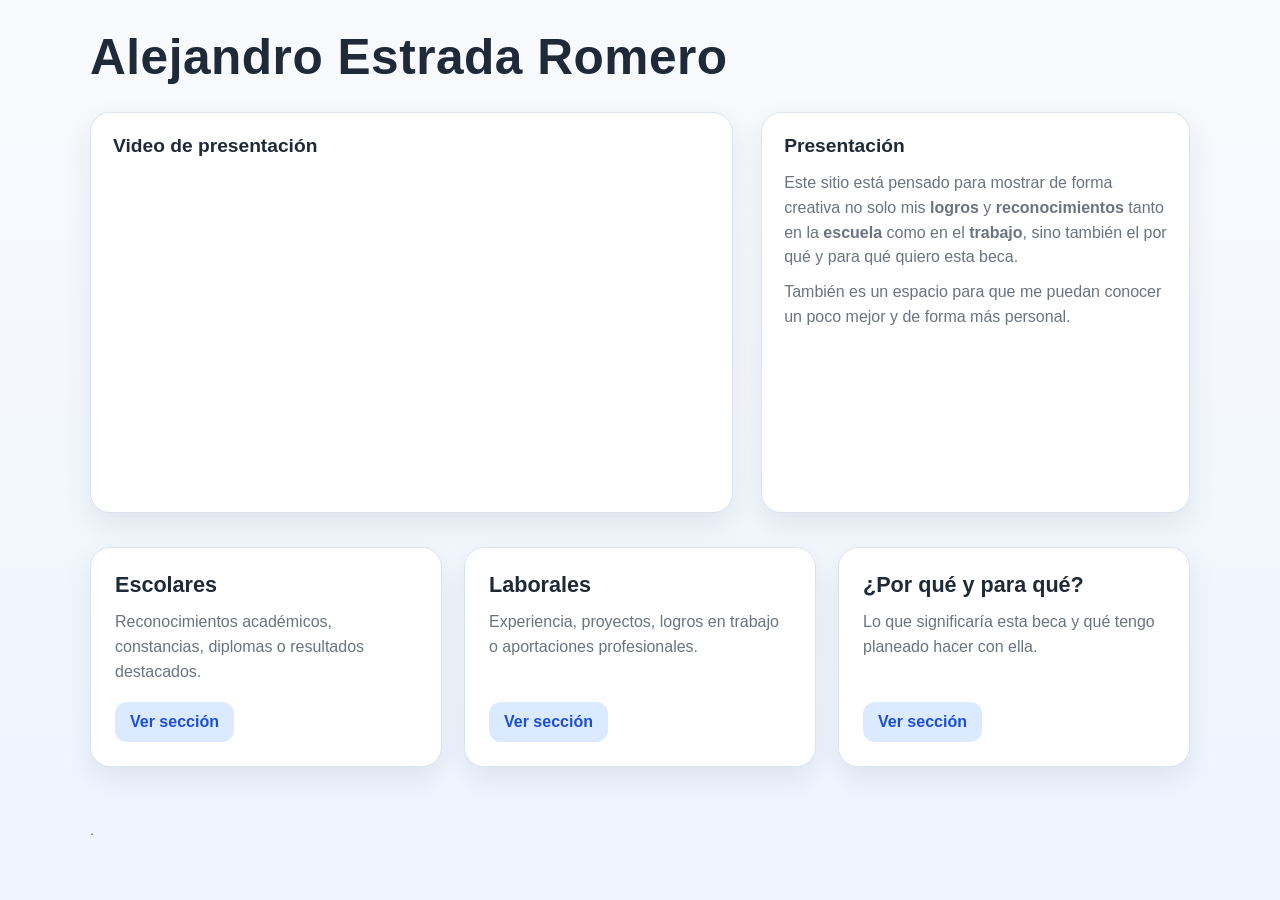
<file: index.html>
<!DOCTYPE html>
<html lang="es">
<head>
  <meta charset="UTF-8" />
  <meta name="viewport" content="width=device-width, initial-scale=1.0" />
  <title>Alejandro Estrada Romero | Portafolio</title>
  <link rel="stylesheet" href="style.css" />
</head>
<body>
  <header class="site-header">
    <div class="container brand">
      <h1>Alejandro Estrada Romero</h1>
    </div>
  </header>

  <main class="container">
    <section class="hero">
      <div class="panel video-box">
        <h2>Video de presentación</h2>
       <iframe width="100%" height="315" 
src="https://www.youtube.com/embed/g25-fLMWd5c" 
title="Video de presentación" 
frameborder="0" 
allow="accelerometer; autoplay; clipboard-write; encrypted-media; gyroscope; picture-in-picture" 
allowfullscreen
style="border-radius:12px;">
</iframe>
      </div>



      <aside class="panel summary-box">
        <h2>Presentación</h2>
        <p>
          Este sitio está pensado para mostrar de forma creativa no solo mis <strong>logros</strong> y
          <strong>reconocimientos</strong> tanto en la <strong>escuela</strong> como en el <strong>trabajo</strong>,
          sino también el <stong>por qué</stong> y <stong>para qué</stong> quiero esta beca.
        </p>
        <p>
          También es un espacio para que me puedan conocer un poco mejor y de forma más personal.
        </p>
        
      </aside>
    </section>

    <section class="menu-grid">
      <a href="escolares.html" class="panel menu-card">
        <div>
          <h3>Escolares</h3>
          <p>Reconocimientos académicos, constancias, diplomas o resultados destacados.</p>
        </div>
        <span class="cta">Ver sección</span>
      </a>

      <a href="laborales.html" class="panel menu-card">
        <div>
          <h3>Laborales</h3>
          <p>Experiencia, proyectos, logros en trabajo o aportaciones profesionales.</p>
        </div>
        <span class="cta">Ver sección</span>
      </a>

      <a href="por-que-y-para-que.html" class="panel menu-card">
        <div>
          <h3>¿Por qué y para qué?</h3>
          <p>Lo que significaría esta beca y qué tengo planeado hacer con ella.</p>
        </div>
        <span class="cta">Ver sección</span>
      </a>
    </section>
  </main>

  <footer class="container footer">
     .
  </footer>
  </body>
</html>
</file>
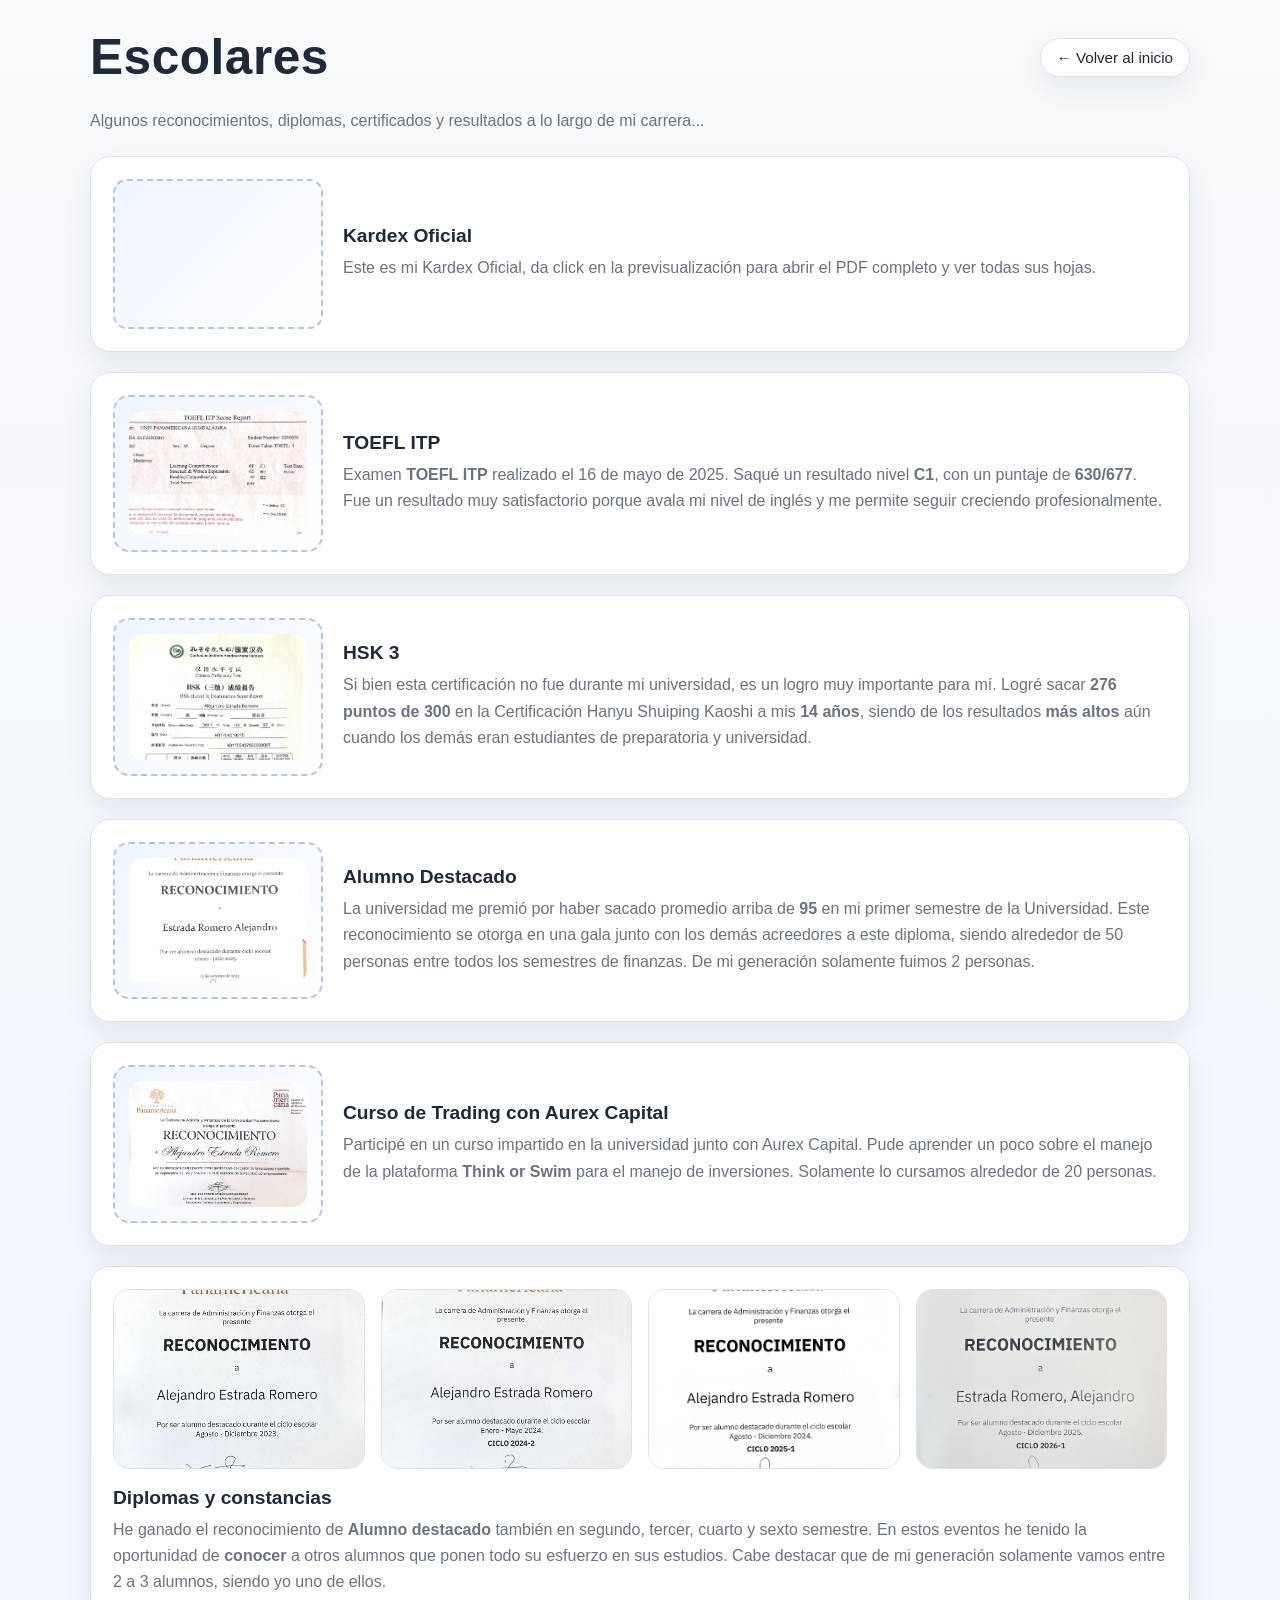
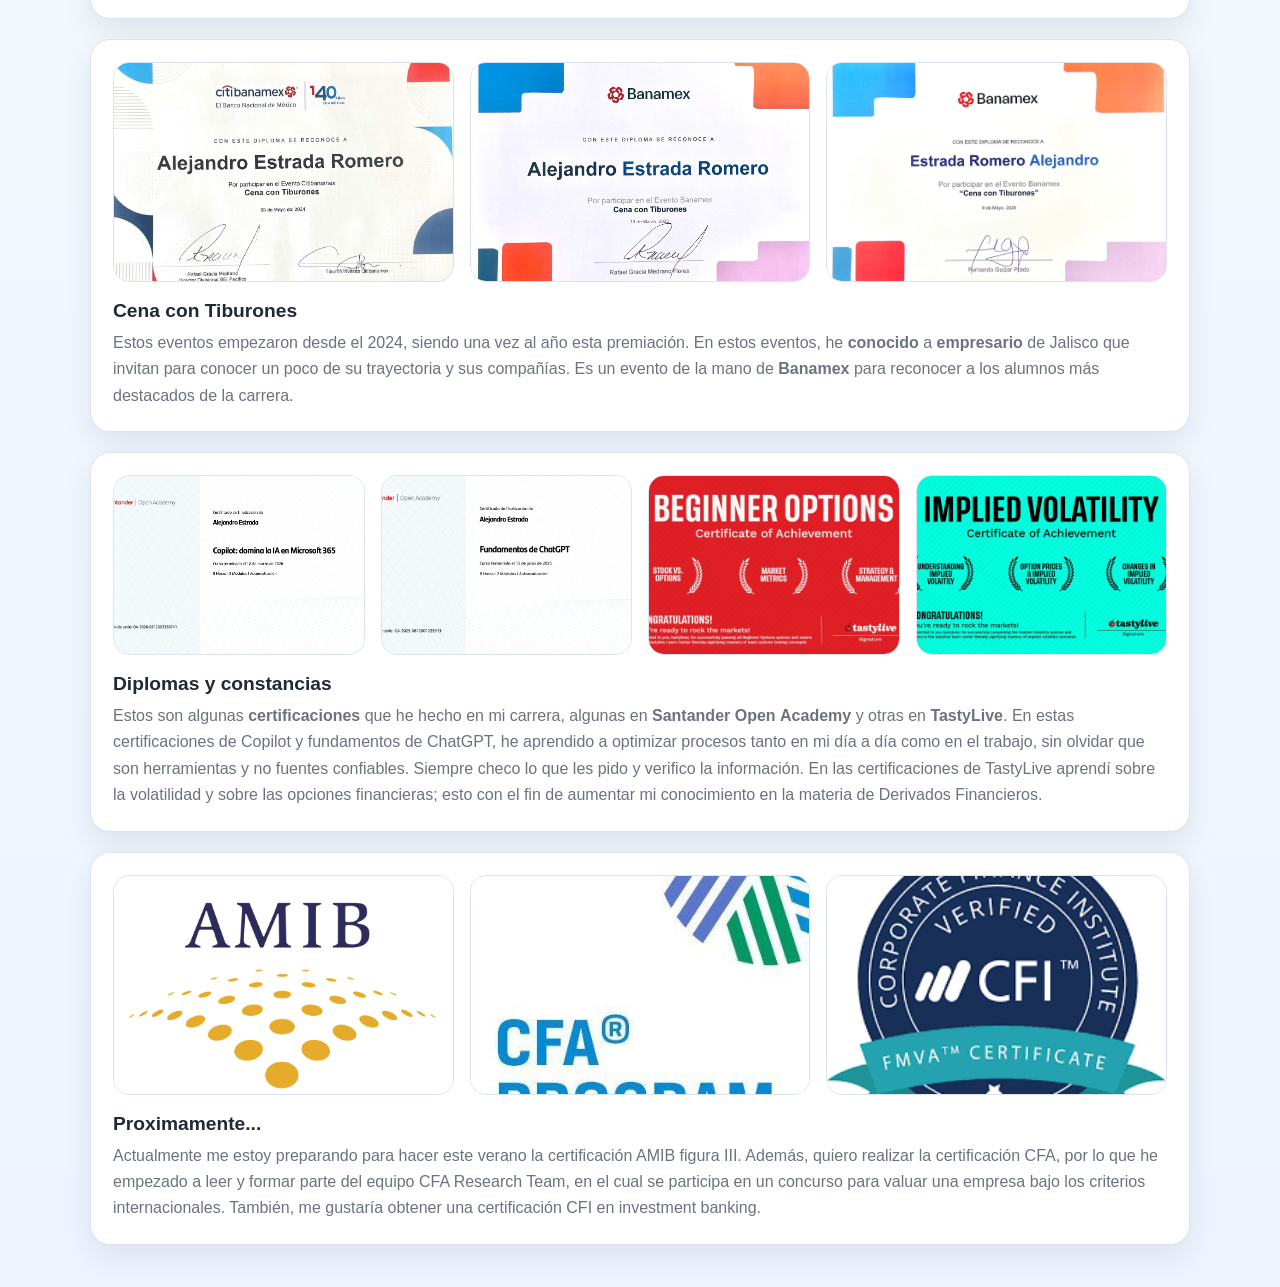
<file: escolares.html>
<!DOCTYPE html>
<html lang="es">
<head>
  <meta charset="UTF-8" />
  <meta name="viewport" content="width=device-width, initial-scale=1.0" />
  <title>Escolares | Alejandro Estrada Romero</title>
  <link rel="stylesheet" href="style.css" />
</head>
<body>
  <header class="site-header">
    <div class="container brand">
      <h1>Escolares</h1>
      <a class="home-link" href="index.html">← Volver al inicio</a>
    </div>
  </header>

  <main class="container section-page">
    <p class="section-intro">Algunos reconocimientos, diplomas, certificados y resultados a lo largo de mi carrera...</p>

    <section class="record-list">
      
       <article class="panel record-card">
  <div class="record-photo pdf-preview">
    <a href="kardex.pdf" target="_blank">
      <iframe src="kardex.pdf"></iframe>
    </a>
  </div>

  <div class="record-content">
    <h3>Kardex Oficial</h3>
    <p>
      Este es mi Kardex Oficial, da click en la previsualización para abrir el PDF completo y ver todas sus hojas.
    </p>
  </div>
</article>
      
        <article class="panel record-card">
          <div class="record-photo">
  <img src="foto0.jpeg" onclick="openLightbox(this.src)"style="width:100%; height:100%; object-fit:cover; border-radius:14px;">
</div>
          <div class="record-content">
            <h3>TOEFL ITP</h3>
            <p>Examen <strong>TOEFL</strong> <strong>ITP</strong>  realizado el 16 de mayo de 2025. Saqué un resultado nivel <strong>C1</strong>, con un puntaje de <strong>630/677</strong>. Fue un resultado muy satisfactorio porque avala mi nivel de inglés y me permite seguir creciendo profesionalmente.</p>
          </div>
        </article>


        <article class="panel record-card">
          <div class="record-photo">
  <img src="foto01.jpeg" onclick="openLightbox(this.src)" style="width:100%; height:100%; object-position: top;object-fit:cover; border-radius:14px;">
</div>
          <div class="record-content">
            <h3>HSK 3</h3>
            <p>Si bien esta certificación no fue durante mi universidad, es un logro muy importante para mí. Logré sacar <strong>276</strong> <strong>puntos</strong> <strong>de</strong> <strong>300</strong> en la Certificación Hanyu Shuiping Kaoshi a mis <strong>14</strong> <strong>años</strong>, siendo de los resultados <strong>más</strong> <strong>altos</strong> aún cuando los demás eran estudiantes de preparatoria y universidad.  </p>
          </div>
        </article>
        
        <article class="panel record-card">
          <div class="record-photo">
  <img src="foto2.jpeg" onclick="openLightbox(this.src)" style="width:100%; height:100%;object-fit:cover; border-radius:14px;">
</div>
          <div class="record-content">
            <h3>Alumno Destacado</h3>
            <p>La universidad me premió por haber sacado promedio arriba de <strong>95</strong> en mi primer semestre de la Universidad. Este reconocimiento se otorga en una gala junto con los demás acreedores a este diploma, siendo alrededor de 50 personas entre todos los semestres de finanzas. De mi generación solamente fuimos 2 personas.  </p>
          </div>
        </article>
        
          <article class="panel record-card">
          <div class="record-photo">
  <img src="foto3.jpeg" onclick="openLightbox(this.src)" style="width:100%; height:100%; object-position: top;object-fit:cover; border-radius:14px;">
</div>
          <div class="record-content">
            <h3>Curso de Trading con Aurex Capital</h3>
            <p>Participé en un curso impartido en la universidad junto con Aurex Capital. Pude aprender un poco sobre el manejo de la plataforma <strong>Think</strong> <strong>or</strong> <strong>Swim</strong> para el manejo de inversiones. Solamente lo cursamos alrededor de 20 personas.  </p>
          </div>
        </article>


<article class="panel four-card">
  <div class="four-images">
    <img src="foto4.jpeg" alt="Foto 1" onclick="openLightbox(this.src)"; "object-position: top";>
    <img src="foto5.jpeg" alt="Foto 2" onclick="openLightbox(this.src)">
    <img src="foto7.jpeg" alt="Foto 3" onclick="openLightbox(this.src)">
    <img src="ren.png" alt="Foto 4" onclick="openLightbox(this.src)">
  </div>

  <div class="four-content">
    <h3>Diplomas y constancias</h3>
    <p>
      He ganado el reconocimiento de <strong>Alumno</strong> <strong>destacado</strong> también en segundo, tercer, cuarto y sexto semestre. En estos eventos he tenido la oportunidad de <strong>conocer</strong> a otros alumnos que ponen todo su esfuerzo en sus estudios. Cabe destacar que de mi generación solamente vamos entre 2 a 3 alumnos, siendo yo uno de ellos. 
    </p>
  </div>
</article>


<article class="panel triple-card">
  <div class="triple-images">
    <img src="foto6.jpeg" alt="Foto 1" onclick="openLightbox(this.src)">
    <img src="foto8.jpeg" alt="Foto 2" onclick="openLightbox(this.src)">
    <img src="bann.png" alt="Foto 3" onclick="openLightbox(this.src)">
  </div>

  <div class="triple-content">
    <h3>Cena con Tiburones</h3>
    <p>
      Estos eventos empezaron desde el 2024, siendo una vez al año esta premiación. En estos eventos, he <strong>conocido</strong> a <strong>empresario</strong> de Jalisco que invitan para conocer un poco de su trayectoria y sus compañías. Es un evento de la mano de <strong>Banamex</strong> para reconocer a los alumnos más destacados de la carrera. 
    </p>
  </div>
</article>


<article class="panel four-card">
  <div class="four-images">
    <img src="copilot.png" alt="Foto 1" onclick="openLightbox(this.src)">
    <img src="chat.png" alt="Foto 2" onclick="openLightbox(this.src)">
    <img src="cbeginner.png" alt="Foto 3" onclick="openLightbox(this.src)">
    <img src="cimplied.png" alt="Foto 4" onclick="openLightbox(this.src)">
  </div>

  <div class="four-content">
    <h3>Diplomas y constancias</h3>
    <p>
      Estos son algunas <strong>certificaciones</strong> que he hecho en mi carrera, algunas en <strong>Santander</strong> <strong>Open</strong> <strong>Academy</strong> y otras en <strong>TastyLive</strong>. En estas certificaciones de Copilot y fundamentos de ChatGPT, he aprendido a optimizar procesos tanto en mi día a día como en el trabajo, sin olvidar que son herramientas y no fuentes confiables. Siempre checo lo que les pido y verifico la información. En las certificaciones de TastyLive aprendí sobre la volatilidad y sobre las opciones financieras; esto con el fin de aumentar mi conocimiento en la materia de Derivados Financieros. 
    </p>
  </div>
</article>

<article class="panel triple-card">
  <div class="triple-images">
    <img src="amib.png" alt="Foto 1" onclick="openLightbox(this.src)">
    <img src="cfaa.jpeg" alt="Foto 2" onclick="openLightbox(this.src)">
    <img src="cfi.png" alt="Foto 3" onclick="openLightbox(this.src)">
  </div>
<div class="triple-content">
    <h3>Proximamente...</h3>
    <p>
      Actualmente me estoy preparando para hacer este verano la certificación AMIB figura III. Además, quiero realizar la certificación CFA, por lo que he empezado a leer y formar parte del equipo CFA Research Team, en el cual se participa en un concurso para valuar una empresa bajo los criterios internacionales. También, me gustaría obtener una certificación CFI en investment banking.
    </p>
  </div>
</article>

  </main>
  
  <div id="lightbox" 
     style="display:none; position:fixed; top:0; left:0; width:100%; height:100%; 
            background:rgba(0,0,0,0.8); justify-content:center; align-items:center;">

  <img id="lightbox-img" 
       style="max-width:90%; max-height:90%; border-radius:10px;"
       onclick="event.stopPropagation();">
</div>
 
 <script>
function openLightbox(src) {
  const lightbox = document.getElementById('lightbox');
  const img = document.getElementById('lightbox-img');

  lightbox.style.display = 'flex';
  img.src = src;
}

// cerrar cuando haces click en el fondo (no en la imagen)
document.getElementById('lightbox').addEventListener('click', function(e) {
  if (e.target === this) {
    this.style.display = 'none';
  }
});
</script> 
  
</body>
</html>
</file>
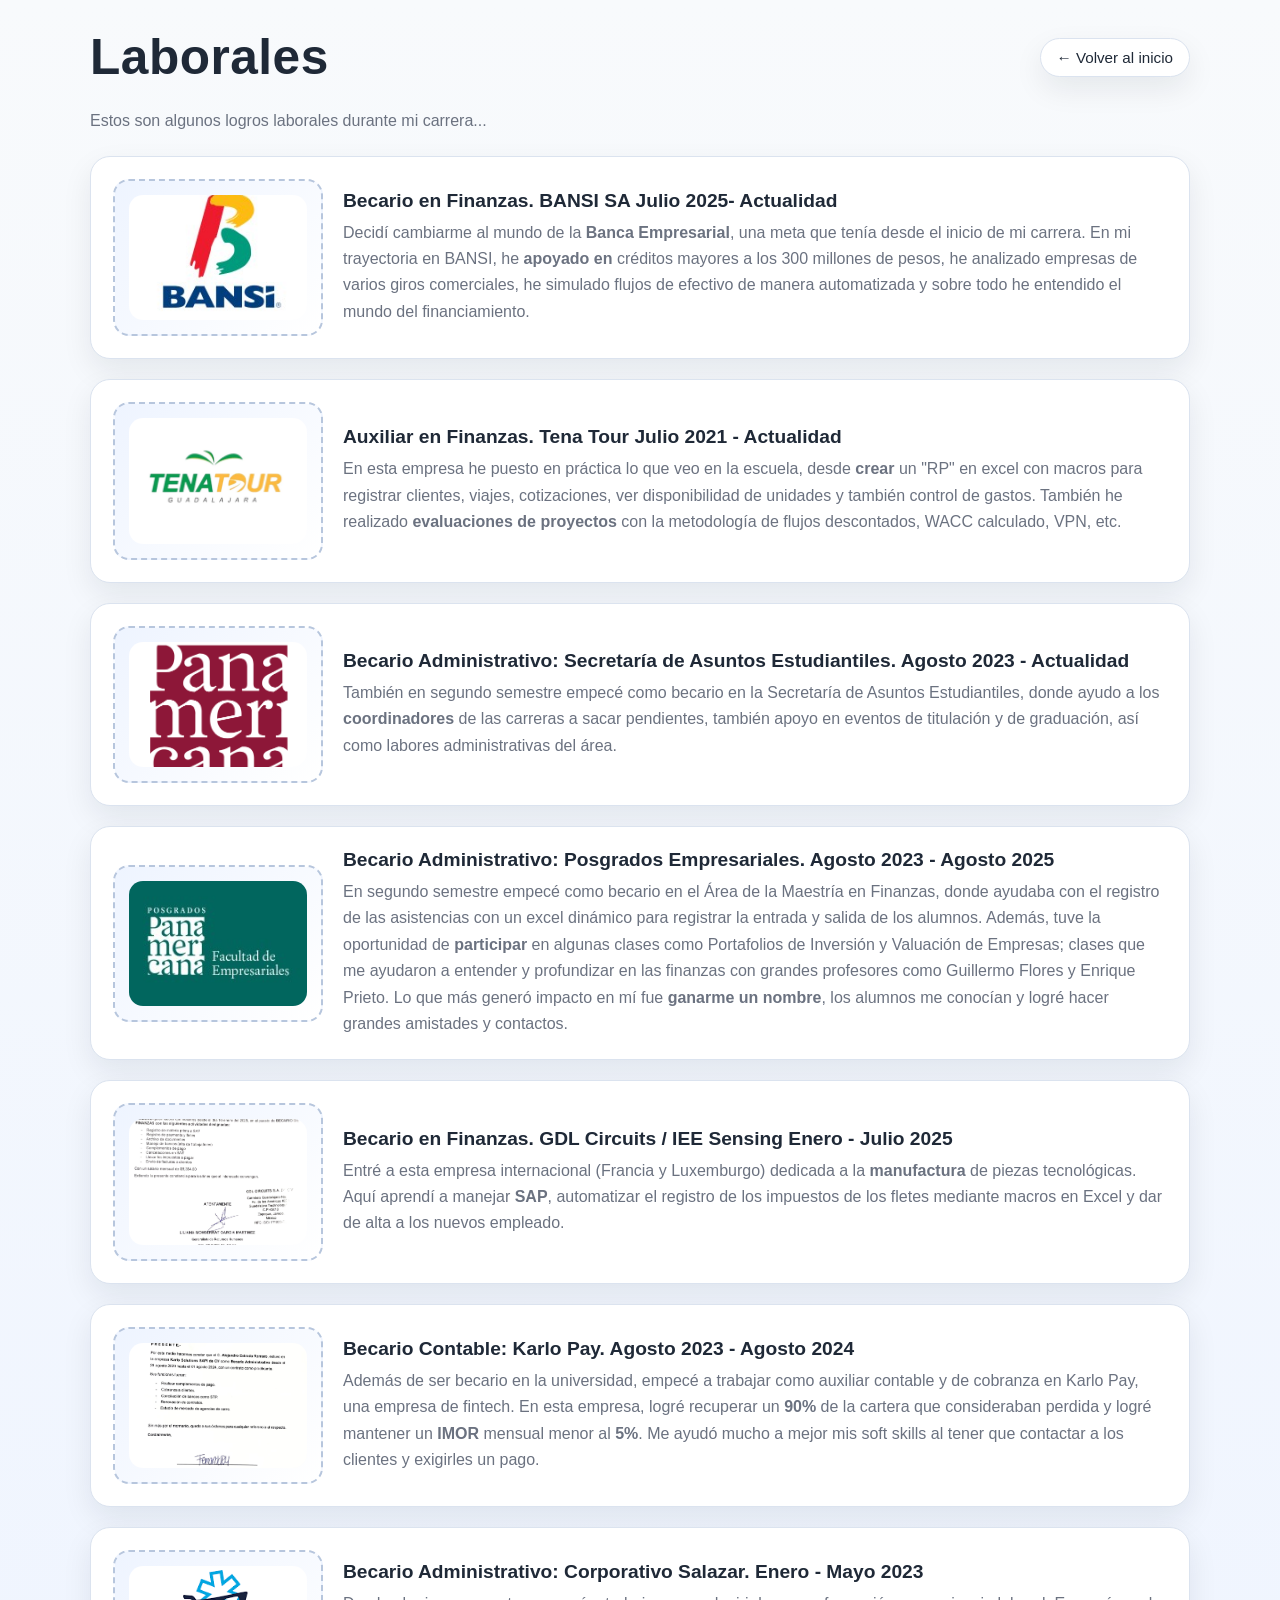
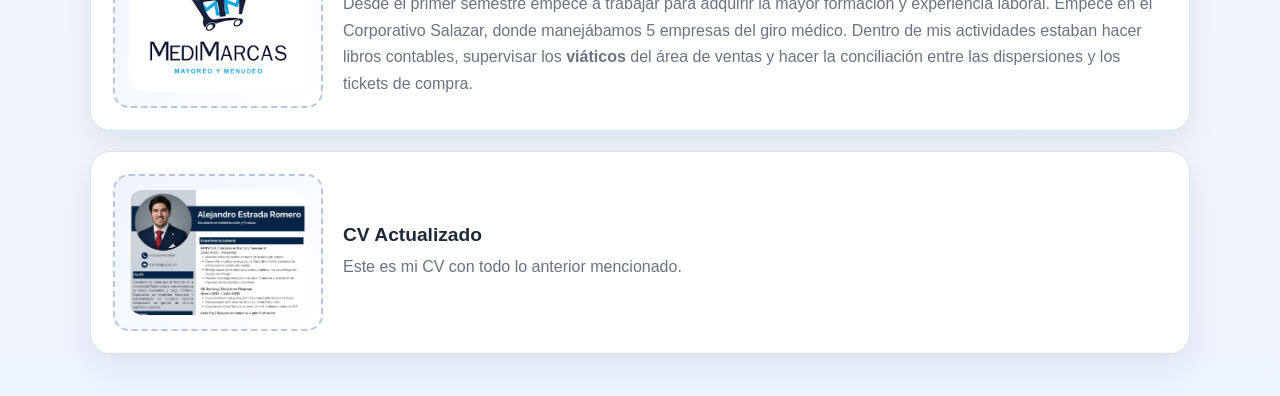
<file: laborales.html>
<!DOCTYPE html>
<html lang="es">
<head>
  <meta charset="UTF-8" />
  <meta name="viewport" content="width=device-width, initial-scale=1.0" />
  <title>Laborales | Alejandro Estrada Romero</title>
  <link rel="stylesheet" href="style.css" />
</head>
<body>
  <header class="site-header">
    <div class="container brand">
      <h1>Laborales</h1>
      <a class="home-link" href="index.html">← Volver al inicio</a>
    </div>
  </header>

  <main class="container section-page">
    <p class="section-intro">Estos son algunos logros laborales durante mi carrera...</p>

    <section class="record-list">

<article class="panel record-card">
          <div class="record-photo">
  <img src="bansi.jpeg" onclick="openLightbox(this.src)"style="width:100%; height:100%; object-fit:cover; border-radius:14px;">
</div>
          <div class="record-content">
            <h3>Becario en Finanzas. BANSI SA  Julio 2025- Actualidad</h3>
            <p>Decidí cambiarme al mundo de la <strong>Banca</strong> <strong>Empresarial</strong>, una meta que tenía desde el inicio de mi carrera. En mi trayectoria en BANSI, he <strong>apoyado</strong> <strong>en</strong> créditos mayores a los 300 millones de pesos, he analizado empresas de varios giros comerciales, he simulado flujos de efectivo de manera automatizada y sobre todo he entendido el mundo del financiamiento.</p>
          </div>
        </article>  
        
  
  <article class="panel record-card">
          <div class="record-photo">
  <img src="tena.png" onclick="openLightbox(this.src)" style="width:100%; height:100%; object-fit:cover; border-radius:14px;">
</div>
          <div class="record-content">
            <h3>Auxiliar en Finanzas. Tena Tour  Julio 2021 - Actualidad</h3>
            <p>En esta empresa he puesto en práctica lo que veo en la escuela, desde <strong>crear</strong> un "RP" en excel con macros para registrar clientes, viajes, cotizaciones, ver disponibilidad de unidades y también control de gastos. También he realizado <strong>evaluaciones</strong> <strong>de</strong> <strong>proyectos</strong> con la metodología de flujos descontados, WACC calculado, VPN, etc. </p>
          </div>
        </article>  
  
    
  <article class="panel record-card">
          <div class="record-photo">
  <img src="bec.png" onclick="openLightbox(this.src)" style="width:100%; height:100%; object-fit:cover; border-radius:14px;">
</div>
          <div class="record-content">
            <h3>Becario Administrativo: Secretaría de Asuntos Estudiantiles. Agosto 2023 - Actualidad</h3>
            <p>También en segundo semestre empecé como becario en la Secretaría de Asuntos Estudiantiles, donde ayudo a los <strong>coordinadores</strong> de las carreras a sacar pendientes, también apoyo en eventos de titulación y de graduación, así como labores administrativas del área.</p>
          </div>
        </article>  
        
        
    <article class="panel record-card">
          <div class="record-photo">
  <img src="pos.jpeg" onclick="openLightbox(this.src)" style="width:100%; height:100%; object-fit:cover; border-radius:14px;">
</div>
          <div class="record-content">
            <h3>Becario Administrativo: Posgrados Empresariales. Agosto 2023 - Agosto 2025</h3>
            <p>En segundo semestre empecé como becario en el Área de la Maestría en Finanzas, donde ayudaba con el registro de las asistencias con un excel dinámico para registrar la entrada y salida de los alumnos. Además, tuve la oportunidad de <strong>participar</strong> en algunas clases como Portafolios de Inversión y Valuación de Empresas; clases que me ayudaron a entender y profundizar en las finanzas con grandes profesores como Guillermo Flores y Enrique Prieto. Lo que más generó impacto en mí fue <strong>ganarme</strong> <strong>un</strong> <strong>nombre</strong>, los alumnos me conocían y logré hacer grandes amistades y contactos.</p>
          </div>
        </article>  
        
        
    <article class="panel record-card">
          <div class="record-photo">
  <img src="iee.jpeg" onclick="openLightbox(this.src)" style="width:100%; height:100%; object-fit:cover; border-radius:14px;">
</div>
          <div class="record-content">
            <h3>Becario en Finanzas. GDL Circuits / IEE Sensing Enero - Julio 2025</h3>
            <p>Entré a esta empresa internacional (Francia y Luxemburgo) dedicada a la <strong>manufactura</strong> de piezas tecnológicas. Aquí aprendí a manejar <strong>SAP</strong>, automatizar el registro de los impuestos de los fletes mediante macros en Excel y dar de alta a los nuevos empleado.</p>
          </div>
        </article> 
    

        
    <article class="panel record-card">
          <div class="record-photo">
  <img src="karlo.jpeg" onclick="openLightbox(this.src)" style="width:100%; height:100%; object-fit:cover; border-radius:14px;">
</div>
          <div class="record-content">
            <h3>Becario Contable: Karlo Pay. Agosto 2023 - Agosto 2024</h3>
            <p>Además de ser becario en la universidad, empecé a trabajar como auxiliar contable y de cobranza en Karlo Pay, una empresa de fintech. En esta empresa, logré recuperar un <strong>90%</strong> de la cartera que consideraban perdida y logré mantener un <strong>IMOR</strong> mensual menor al <strong>5%</strong>. Me ayudó mucho a mejor mis soft skills al tener que contactar a los clientes y exigirles un pago.</p>
          </div>
        </article>   


<article class="panel record-card">
          <div class="record-photo">
  <img src="medi.png" onclick="openLightbox(this.src)" style="width:100%; height:100%; object-fit:cover; border-radius:14px;">
</div>
          <div class="record-content">
            <h3>Becario Administrativo: Corporativo Salazar. Enero - Mayo 2023</h3>
            <p>Desde el primer semestre empecé a trabajar para adquirir la mayor formación y experiencia laboral. Empecé en el Corporativo Salazar, donde manejábamos 5 empresas del giro médico. Dentro de mis actividades estaban hacer libros contables, supervisar los <strong>viáticos</strong> del área de ventas y hacer la conciliación entre las dispersiones y los tickets de compra.</p>
          </div>
        </article>
        
      
    <article class="panel record-card">
          <div class="record-photo">
  <img src="cur.png" 
     onclick="openLightbox(this.src)" 
     style="width:100%; height:100%; object-fit:cover; object-position: top; border-radius:14px;">
</div>
          <div class="record-content">
            <h3>CV Actualizado</h3>
            <p>Este es mi CV con todo lo anterior mencionado.</p>
          </div>
        </article>
        
        
  </main>
  <div id="lightbox" 
     style="display:none; position:fixed; top:0; left:0; width:100%; height:100%; 
            background:rgba(0,0,0,0.8); justify-content:center; align-items:center;">

  <img id="lightbox-img" 
       style="max-width:90%; max-height:90%; border-radius:10px;"
       onclick="event.stopPropagation();">
</div>
  
<script>
function openLightbox(src) {
  const lightbox = document.getElementById('lightbox');
  const img = document.getElementById('lightbox-img');

  lightbox.style.display = 'flex';
  img.src = src;
}

// cerrar cuando haces click en el fondo (no en la imagen)
document.getElementById('lightbox').addEventListener('click', function(e) {
  if (e.target === this) {
    this.style.display = 'none';
  }
});
</script> 
</body>
</html>
</file>
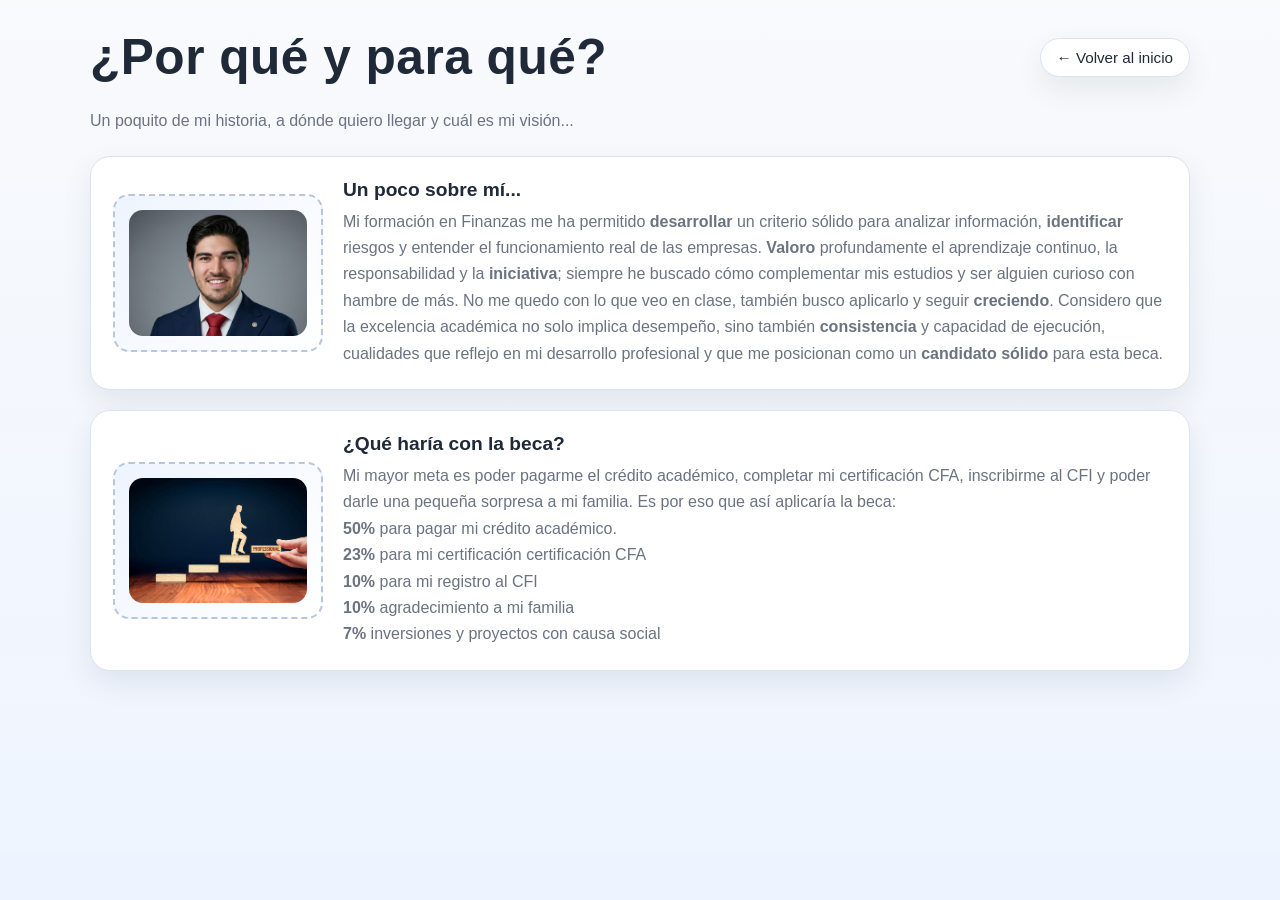
<file: por-que-y-para-que.html>
<!DOCTYPE html>
<html lang="es">
<head>
  <meta charset="UTF-8" />
  <meta name="viewport" content="width=device-width, initial-scale=1.0" />
  <title>¿Por qué y para qué? | Alejandro Estrada Romero</title>
  <link rel="stylesheet" href="style.css" />
</head>
<body>
  <header class="site-header">
    <div class="container brand">
      <h1>¿Por qué y para qué?</h1>
      <a class="home-link" href="index.html">← Volver al inicio</a>
    </div>
  </header>

  <main class="container section-page">
    <p class="section-intro">Un poquito de mi historia, a dónde quiero llegar y cuál es mi visión...</p>

    <section class="record-list">

         <article class="panel record-card">
          <div class="record-photo">
  <img src="yo.png" 
     onclick="openLightbox(this.src)" 
     style="width:100%; height:100%; object-fit:cover; object-position: top; border-radius:14px;">
</div>
          <div class="record-content">
            <h3>Un poco sobre mí...</h3>
            <p>Mi formación en Finanzas me ha permitido <strong>desarrollar</strong> un criterio sólido para analizar información, <strong>identificar</strong> riesgos y entender el funcionamiento real de las empresas. <strong>Valoro</strong> profundamente el aprendizaje continuo, la responsabilidad y la <strong>iniciativa</strong>; siempre he buscado cómo complementar mis estudios y ser alguien curioso con hambre de más. No me quedo con lo que veo en clase, también busco aplicarlo y seguir <strong>creciendo</strong>. Considero que la excelencia académica no solo implica desempeño, sino también <strong>consistencia</strong> y capacidad de ejecución, cualidades que reflejo en mi desarrollo profesional y que me posicionan como un <strong>candidato</strong> <strong>sólido</strong> para esta beca.</p>
          </div>
        </article>

<article class="panel record-card">
          <div class="record-photo">
  <img src="esc.jpg" onclick="openLightbox(this.src)"style="width:100%; height:100%; object-fit:cover; border-radius:14px;">
</div>
          <div class="record-content">
            <h3>¿Qué haría con la beca?</h3>
            <p>Mi mayor meta es poder pagarme el crédito académico, completar mi certificación CFA, inscribirme al CFI y poder darle una pequeña sorpresa a mi familia. Es por eso que así aplicaría la beca:</p>
            <p><strong>50%</strong> para pagar mi crédito académico.</p>
            <p><strong>23%</strong> para mi certificación certificación CFA </p>
            <P><strong>10%</strong> para mi registro al CFI</P>
            <P><strong>10%</strong> agradecimiento a mi familia</P>
            <p><strong>7%</strong> inversiones y proyectos con causa social</p>
            
          </div>
        </article>

  </main>
  
  
  <div id="lightbox" 
     style="display:none; position:fixed; top:0; left:0; width:100%; height:100%; 
            background:rgba(0,0,0,0.8); justify-content:center; align-items:center;">

  <img id="lightbox-img" 
       style="max-width:90%; max-height:90%; border-radius:10px;"
       onclick="event.stopPropagation();">
</div>
 
 <script>
function openLightbox(src) {
  const lightbox = document.getElementById('lightbox');
  const img = document.getElementById('lightbox-img');

  lightbox.style.display = 'flex';
  img.src = src;
}

// cerrar cuando haces click en el fondo (no en la imagen)
document.getElementById('lightbox').addEventListener('click', function(e) {
  if (e.target === this) {
    this.style.display = 'none';
  }
});
</script> 
  
</body>
</html>
</file>
<file: style.css>
:root{
  --bg: #f5f7fb;
  --card: #ffffff;
  --text: #1f2937;
  --muted: #6b7280;
  --line: #dbe3ef;
  --accent: #1d4ed8;
  --accent-soft: #dbeafe;
  --shadow: 0 12px 30px rgba(15, 23, 42, 0.08);
  --radius: 20px;
}

*{box-sizing:border-box}

html,body{
  margin:0;
  padding:0;
  font-family: Arial, Helvetica, sans-serif;
  background: linear-gradient(180deg, #f8fafc 0%, #eef4ff 100%);
  color:var(--text);
}

body{
  min-height:100vh;
}

a{
  color:inherit;
  text-decoration:none;
}

.container{
  width:min(1100px, 92%);
  margin:0 auto;
}

.site-header{
  padding:28px 0 18px;
}

.brand{
  display:flex;
  align-items:center;
  justify-content:space-between;
  gap:16px;
}

.brand h1{
  margin:0;
  font-size: clamp(2rem, 4vw, 3.1rem);
  letter-spacing:.5px;
}

.home-link{
  padding:10px 16px;
  border-radius:999px;
  background:var(--card);
  border:1px solid var(--line);
  box-shadow: var(--shadow);
  font-size:.95rem;
}

.hero{
  display:grid;
  grid-template-columns: 1.2fr .8fr;
  gap:28px;
  align-items:stretch;
  padding:8px 0 28px;
}

.panel{
  background:var(--card);
  border:1px solid var(--line);
  border-radius:var(--radius);
  box-shadow:var(--shadow);
}

.video-box{
  padding:22px;
}

.video-box h2,
.summary-box h2,
.section-title{
  margin:0 0 14px;
  font-size:1.2rem;
}

.video-placeholder{
  width:100%;
  aspect-ratio:16/9;
  border-radius:16px;
  border:2px dashed #b7c6dd;
  background:
    linear-gradient(135deg, rgba(219,234,254,.85), rgba(255,255,255,.9));
  display:flex;
  align-items:center;
  justify-content:center;
  text-align:center;
  padding:20px;
  color:#35507a;
  font-weight:700;
}

.summary-box{
  padding:22px;
}

.summary-box p{
  color:var(--muted);
  line-height:1.55;
  margin:0 0 10px;
}

.menu-grid{
  display:grid;
  grid-template-columns: repeat(3, 1fr);
  gap:22px;
  padding:6px 0 40px;
}

.menu-card{
  min-height:220px;
  padding:24px;
  display:flex;
  flex-direction:column;
  justify-content:space-between;
  transition: transform .18s ease, box-shadow .18s ease, border-color .18s ease;
}

.menu-card:hover{
  transform: translateY(-4px);
  box-shadow: 0 16px 34px rgba(29, 78, 216, 0.14);
  border-color:#b8cbf5;
}

.menu-card h3{
  margin:0;
  font-size:1.35rem;
}

.menu-card p{
  margin:12px 0 0;
  color:var(--muted);
  line-height:1.55;
}

.cta{
  margin-top:18px;
  align-self:flex-start;
  padding:11px 15px;
  border-radius:12px;
  background:var(--accent-soft);
  color:var(--accent);
  font-weight:700;
}

.section-page{
  padding-bottom:42px;
}

.section-intro{
  margin:4px 0 22px;
  color:var(--muted);
  line-height:1.6;
}

.record-list{
  display:flex;
  flex-direction:column;
  gap:20px;
}

.record-card{
  display:grid;
  grid-template-columns: 210px 1fr;
  gap:20px;
  padding:22px;
  align-items:center;
}

.record-photo{
  width:100%;
  aspect-ratio: 4/3;
  border-radius:16px;
  border:2px dashed #b7c6dd;
  background: linear-gradient(135deg, #eef4ff, #ffffff);
  display:flex;
  align-items:center;
  justify-content:center;
  color:#496488;
  text-align:center;
  padding:14px;
  font-weight:700;
}

.record-content h3{
  margin:0 0 8px;
  font-size:1.2rem;
}

.record-content p{
  margin:0;
  color:var(--muted);
  line-height:1.65;
}

.note{
  margin-top:24px;
  padding:18px 20px;
  border-radius:16px;
  background:#fff;
  border:1px solid var(--line);
  color:var(--muted);
  box-shadow:var(--shadow);
}

.code{
  font-family: "Courier New", Courier, monospace;
  background:#f3f6fb;
  padding:2px 6px;
  border-radius:6px;
  color:#28446c;
}

.footer{
  padding:14px 0 34px;
  color:var(--muted);
  font-size:.95rem;
}

@media (max-width: 860px){
  .hero{
    grid-template-columns:1fr;
  }
  .menu-grid{
    grid-template-columns:1fr;
  }
  .record-card{
    grid-template-columns:1fr;
  }
}

@media (max-width: 520px){
  .brand{
    flex-direction:column;
    align-items:flex-start;
  }
}
.triple-card{
  padding:22px;
}

.triple-images{
  display:grid;
  grid-template-columns: repeat(3, 1fr);
  gap:16px;
  margin-bottom:18px;
}

.triple-images img{
  width:100%;
  height:220px;
  object-fit:cover;
  border-radius:16px;
  border:1px solid var(--line);
  cursor:pointer;
}

.triple-content h3{
  margin:0 0 8px;
  font-size:1.2rem;
}

.triple-content p{
  margin:0;
  color:var(--muted);
  line-height:1.65;
}

@media (max-width: 860px){
  .triple-images{
    grid-template-columns:1fr;
  }

  .triple-images img{
    height:240px;
  }
}

.double-card{
  padding:22px;
}

.double-images{
  display:grid;
  grid-template-columns: repeat(2, 1fr);
  gap:16px;
  margin-bottom:18px;
}

.double-images img{
  width:100%;
  height:240px;
  object-fit:cover;
  border-radius:16px;
  border:1px solid var(--line);
  cursor:pointer;
}

.double-content h3{
  margin:0 0 8px;
  font-size:1.2rem;
}

.double-content p{
  margin:0;
  color:var(--muted);
  line-height:1.65;
}

@media (max-width: 860px){
  .double-images{
    grid-template-columns:1fr;
  }
}
.four-card{
  padding:22px;
}

.four-images{
  display:grid;
  grid-template-columns: repeat(4, 1fr);
  gap:16px;
  margin-bottom:18px;
}

.four-images img{
  width:100%;
  height:180px;
  object-fit:cover;
  border-radius:16px;
  border:1px solid var(--line);
  cursor:pointer;
}

.four-content h3{
  margin:0 0 8px;
  font-size:1.2rem;
}

.four-content p{
  margin:0;
  color:var(--muted);
  line-height:1.65;
}

/* Responsive (importante) */
@media (max-width: 860px){
  .four-images{
    grid-template-columns: repeat(2, 1fr);
  }
}
.summary-image{
  width:100%;
  max-height:220px;
  object-fit:cover;
  border-radius:16px;
  margin-top:16px;
  border:1px solid var(--line);
  display:block;
}
.pdf-preview {
  height: 150px;
  overflow: hidden;
  border-radius: 14px;
  cursor: pointer;
}

.pdf-preview iframe {
  width: 100%;
  height: 100%;
  border: none;
  pointer-events: none;
}
</file>
